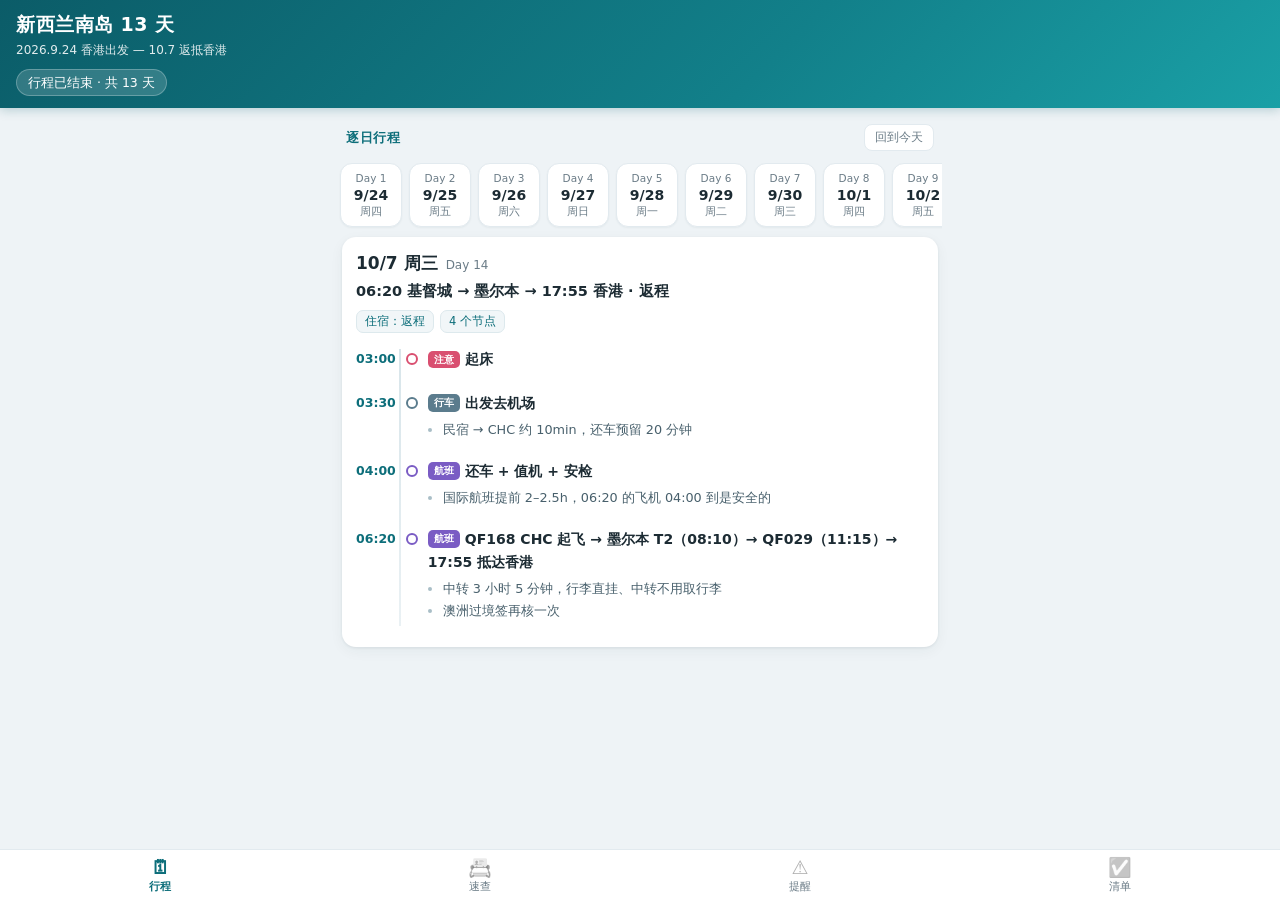
<file: index.html>
<!DOCTYPE html>
<html lang="zh-CN">
<head>
<meta charset="UTF-8">
<meta name="viewport" content="width=device-width, initial-scale=1, viewport-fit=cover">
<meta name="theme-color" content="#0d6e7a">
<meta name="apple-mobile-web-app-capable" content="yes">
<meta name="apple-mobile-web-app-status-bar-style" content="black-translucent">
<title>新西兰南岛 13 天 · 行程助手</title>
<link rel="manifest" href="manifest.webmanifest">
<link rel="apple-touch-icon" href="icon-192.png">
<link rel="stylesheet" href="styles.css">
</head>
<body>

<header class="app-header">
  <div class="hd-top">
    <div class="hd-title">新西兰南岛 13 天</div>
    <div class="hd-sub">2026.9.24 香港出发 — 10.7 返抵香港</div>
  </div>
  <div class="hd-status" id="hdStatus"></div>
</header>

<main id="view" class="view"></main>

<nav class="tabbar">
  <button class="tab is-active" data-view="days"><span class="tab-ico">🗓</span><span>行程</span></button>
  <button class="tab" data-view="quick"><span class="tab-ico">📇</span><span>速查</span></button>
  <button class="tab" data-view="alert"><span class="tab-ico">⚠️</span><span>提醒</span></button>
  <button class="tab" data-view="check"><span class="tab-ico">✅</span><span>清单</span></button>
</nav>

<div class="toast" id="toast"></div>

<script src="data.js"></script>
<script src="app.js"></script>
</body>
</html>
</file>
<file: styles.css>
:root {
  --brand: #0d6e7a;
  --brand-2: #14959b;
  --bg: #eef3f6;
  --card: #ffffff;
  --line: #e2eaef;
  --text: #1c2b33;
  --muted: #6b7c87;
  --p0: #e04a3f;
  --p1: #2b7fd4;
  --meal: #e08b2a;
  --drive: #5b7c8d;
  --stay: #2f9e77;
  --flight: #7a5cc4;
  --alert: #d94f70;
  --tip: #8a949c;
  --call: #d98324;
  --shadow: 0 1px 3px rgba(20, 50, 65, .08), 0 4px 14px rgba(20, 50, 65, .05);
}

* { box-sizing: border-box; -webkit-tap-highlight-color: transparent; }

html, body {
  margin: 0; padding: 0;
  background: var(--bg);
  color: var(--text);
  font-family: system-ui, -apple-system, "PingFang SC", "Helvetica Neue", "Microsoft YaHei", sans-serif;
  font-size: 15px;
  line-height: 1.55;
  -webkit-text-size-adjust: 100%;
}

body {
  padding-bottom: calc(62px + env(safe-area-inset-bottom));
}

/* ---------- header ---------- */
.app-header {
  position: sticky; top: 0; z-index: 30;
  background: linear-gradient(135deg, #0b5c68 0%, #12808a 60%, #1aa0a6 100%);
  color: #fff;
  padding: calc(10px + env(safe-area-inset-top)) 16px 12px;
  box-shadow: 0 2px 10px rgba(11, 92, 104, .25);
}
.hd-title { font-size: 19px; font-weight: 700; letter-spacing: .5px; }
.hd-sub { font-size: 12px; opacity: .88; margin-top: 2px; }
.hd-status {
  margin-top: 9px; display: flex; gap: 8px; align-items: center; flex-wrap: wrap;
  font-size: 12.5px;
}
.hd-chip {
  background: rgba(255, 255, 255, .16);
  border: 1px solid rgba(255, 255, 255, .25);
  border-radius: 999px; padding: 3px 11px;
  backdrop-filter: blur(4px);
}
.hd-chip b { font-weight: 700; }
.hd-chip.hot { background: #ffdf7a; color: #6a4a00; border-color: #ffdf7a; font-weight: 700; }

/* ---------- layout ---------- */
.view {
  max-width: 620px; margin: 0 auto;
  padding: 12px 12px 20px;
}

.card {
  background: var(--card);
  border-radius: 14px;
  box-shadow: var(--shadow);
  padding: 13px 14px;
  margin-bottom: 11px;
}

.sec-title {
  font-size: 13px; font-weight: 700; color: var(--brand);
  letter-spacing: .6px; margin: 16px 4px 8px;
  display: flex; align-items: center; gap: 6px;
}
.sec-title:first-child { margin-top: 4px; }

/* ---------- date chips ---------- */
.daystrip {
  display: flex; gap: 7px; overflow-x: auto;
  padding: 4px 2px 10px; margin: 0 -4px;
  scrollbar-width: none;
}
.daystrip::-webkit-scrollbar { display: none; }
.dchip {
  flex: 0 0 auto; min-width: 62px;
  border: 1px solid var(--line); background: #fff;
  border-radius: 12px; padding: 6px 9px;
  text-align: center; cursor: pointer;
  box-shadow: 0 1px 2px rgba(20, 50, 65, .05);
  transition: .15s;
}
.dchip .d1 { font-size: 10.5px; color: var(--muted); }
.dchip .d2 { font-size: 14px; font-weight: 700; line-height: 1.2; }
.dchip .d3 { font-size: 10.5px; color: var(--muted); }
.dchip.on { background: var(--brand); border-color: var(--brand); color: #fff; }
.dchip.on .d1, .dchip.on .d3 { color: rgba(255, 255, 255, .85); }
.dchip.today { border-color: var(--p0); border-width: 2px; }

/* ---------- day head ---------- */
.dayhead {
  display: flex; align-items: baseline; gap: 8px; flex-wrap: wrap;
  margin-bottom: 3px;
}
.dayhead .dh-date { font-size: 17px; font-weight: 800; }
.dayhead .dh-wd { font-size: 12px; color: var(--muted); }
.daytitle { font-size: 14.5px; font-weight: 600; margin: 4px 0 6px; }
.meta-row { display: flex; gap: 6px; flex-wrap: wrap; margin-top: 7px; }
.meta-pill {
  font-size: 11.5px; background: #f1f6f8; color: var(--brand);
  border-radius: 7px; padding: 2px 8px; border: 1px solid #dde9ed;
}

/* ---------- timeline ---------- */
.tl { position: relative; margin-top: 8px; }
.tl::before {
  content: ""; position: absolute; left: 43px; top: 8px; bottom: 8px;
  width: 2px; background: linear-gradient(180deg, #d8e5ea, #eaf1f4);
}
.item { display: flex; gap: 10px; padding: 7px 0; position: relative; }
.item-time {
  flex: 0 0 38px; text-align: right;
  font-size: 12.5px; font-weight: 700; color: var(--brand);
  padding-top: 1px; font-variant-numeric: tabular-nums;
}
.item-dot {
  flex: 0 0 12px; height: 12px; border-radius: 50%;
  margin-top: 5px; background: #fff; border: 2.5px solid var(--tip);
  z-index: 1;
}
.item.is-p0 .item-dot { border-color: var(--p0); }
.item.is-p1 .item-dot { border-color: var(--p1); }
.item.is-meal .item-dot { border-color: var(--meal); }
.item.is-drive .item-dot { border-color: var(--drive); }
.item.is-stay .item-dot { border-color: var(--stay); }
.item.is-flight .item-dot { border-color: var(--flight); }
.item.is-alert .item-dot { border-color: var(--alert); }
.item.is-call .item-dot { border-color: var(--call); }
.item-body { flex: 1 1 auto; min-width: 0; }

.tag {
  display: inline-block; font-size: 10px; font-weight: 700;
  border-radius: 5px; padding: 1px 6px; margin-right: 5px;
  vertical-align: 1.5px; color: #fff; white-space: nowrap;
}
.tag-p0 { background: var(--p0); }
.tag-p1 { background: var(--p1); }
.tag-meal { background: var(--meal); }
.tag-drive { background: var(--drive); }
.tag-stay { background: var(--stay); }
.tag-flight { background: var(--flight); }
.tag-alert { background: var(--alert); }
.tag-tip { background: var(--tip); }
.tag-call { background: var(--call); }

.item-title { font-size: 14px; font-weight: 600; }

.notes { margin: 5px 0 0; padding-left: 15px; }
.notes li { font-size: 12.8px; color: #48606c; margin: 2px 0; }
.notes li::marker { color: #a9bec7; }

.act-row { display: flex; gap: 6px; flex-wrap: wrap; margin-top: 6px; }
.act {
  font-size: 11.5px; border-radius: 8px; padding: 4px 9px;
  border: 1px solid var(--line); background: #f7fafb; color: var(--brand);
  cursor: pointer; text-decoration: none; display: inline-flex; align-items: center; gap: 4px;
}
.act:active { background: #e8f2f4; }
.act.tel { background: #fff5e9; border-color: #f6dfc0; color: #a35a12; }
.act.addr { background: #eef7f8; }

.addr-line { font-size: 12.5px; color: #3f5a66; margin-top: 4px; word-break: break-word; }

/* ---------- quick view ---------- */
.seg { display: flex; gap: 6px; overflow-x: auto; padding: 2px 2px 10px; margin: 0 -2px; scrollbar-width: none; }
.seg::-webkit-scrollbar { display: none; }
.seg button {
  flex: 0 0 auto; border: 1px solid var(--line); background: #fff;
  border-radius: 999px; padding: 5px 13px; font-size: 12.5px;
  color: var(--muted); cursor: pointer;
}
.seg button.on { background: var(--brand); color: #fff; border-color: var(--brand); font-weight: 600; }

.qrow { padding: 10px 0; border-bottom: 1px dashed var(--line); }
.qrow:last-child { border-bottom: none; padding-bottom: 2px; }
.qname { font-size: 14px; font-weight: 700; }
.qsub { font-size: 12.5px; color: #48606c; margin-top: 2px; word-break: break-word; }
.qnote { font-size: 12px; color: var(--muted); margin-top: 3px; }
.qbadge {
  font-size: 11px; background: #fdf0e3; color: #a35a12;
  border-radius: 6px; padding: 1px 7px; margin-left: 6px; white-space: nowrap;
}

/* ---------- alerts ---------- */
.ten { display: flex; gap: 10px; padding: 10px 0; border-bottom: 1px dashed var(--line); }
.ten:last-child { border-bottom: none; }
.ten-n {
  flex: 0 0 24px; height: 24px; border-radius: 7px;
  background: var(--brand); color: #fff;
  font-size: 12px; font-weight: 700;
  display: flex; align-items: center; justify-content: center;
}
.ten.high .ten-n { background: var(--p0); }
.ten-t { font-size: 14px; font-weight: 700; }
.ten-d { font-size: 12.8px; color: #48606c; margin-top: 2px; }

.conf { margin-bottom: 10px; }
.conf-head {
  display: flex; gap: 8px; align-items: flex-start;
  cursor: pointer;
}
.conf-n {
  flex: 0 0 22px; height: 22px; border-radius: 6px;
  background: #fdf0e3; color: #a35a12; font-size: 11.5px; font-weight: 700;
  display: flex; align-items: center; justify-content: center; margin-top: 1px;
}
.conf-t { font-size: 14px; font-weight: 700; flex: 1; }
.conf-arrow { color: var(--muted); font-size: 12px; transition: .2s; }
.conf.open .conf-arrow { transform: rotate(90deg); }
.conf-body { display: none; margin: 8px 0 0 30px; }
.conf.open .conf-body { display: block; }
.conf-body li { font-size: 12.8px; color: #48606c; margin: 3px 0; }

.warnbox {
  background: #fff8e8; border: 1px solid #f3e0b8; border-radius: 12px;
  padding: 11px 13px; font-size: 12.8px; color: #6d5320; margin-bottom: 11px;
}
.warnbox b { color: #8a5a00; }
.dangerbox {
  background: #fdeeee; border: 1px solid #f6cfcf; border-radius: 12px;
  padding: 11px 13px; font-size: 12.8px; color: #8a3838; margin-bottom: 11px;
}
.dangerbox b { color: #a02c2c; }
.forbid { display: flex; flex-wrap: wrap; gap: 5px; margin-top: 7px; }
.forbid span {
  font-size: 11.5px; background: #fdeeee; color: #a02c2c;
  border: 1px solid #f6cfcf; border-radius: 6px; padding: 2px 7px;
}

/* ---------- checklist ---------- */
.ck-head {
  display: flex; justify-content: space-between; align-items: center;
  margin-bottom: 4px;
}
.ck-prog { font-size: 12px; color: var(--muted); }
.ck-item {
  display: flex; gap: 10px; align-items: flex-start;
  padding: 8px 0; border-bottom: 1px dashed var(--line);
  cursor: pointer;
}
.ck-item:last-child { border-bottom: none; }
.ck-box {
  flex: 0 0 19px; height: 19px; border-radius: 6px;
  border: 2px solid #c3d3da; background: #fff; margin-top: 2px;
  display: flex; align-items: center; justify-content: center;
  font-size: 12px; color: #fff;
}
.ck-item.done .ck-box { background: var(--stay); border-color: var(--stay); }
.ck-item.done .ck-text { text-decoration: line-through; color: var(--muted); }
.ck-text { font-size: 13.2px; flex: 1; }
.ck-reset {
  font-size: 12px; border: 1px solid var(--line); background: #fff;
  color: var(--muted); border-radius: 8px; padding: 4px 10px; cursor: pointer;
}

/* ---------- tabbar ---------- */
.tabbar {
  position: fixed; left: 0; right: 0; bottom: 0; z-index: 40;
  display: flex;
  background: rgba(255, 255, 255, .96);
  backdrop-filter: blur(10px);
  border-top: 1px solid var(--line);
  padding-bottom: env(safe-area-inset-bottom);
}
.tab {
  flex: 1; border: none; background: none; cursor: pointer;
  padding: 7px 0 6px; color: var(--muted);
  display: flex; flex-direction: column; align-items: center; gap: 1px;
  font-size: 11px; font-family: inherit;
}
.tab-ico { font-size: 19px; line-height: 1.1; filter: grayscale(1) opacity(.6); }
.tab.is-active { color: var(--brand); font-weight: 700; }
.tab.is-active .tab-ico { filter: none; }

/* ---------- toast ---------- */
.toast {
  position: fixed; left: 50%; bottom: 90px; transform: translateX(-50%) translateY(12px);
  background: rgba(28, 43, 51, .94); color: #fff;
  font-size: 12.5px; padding: 7px 15px; border-radius: 999px;
  opacity: 0; pointer-events: none; transition: .22s; z-index: 60;
  max-width: 80%; text-align: center;
}
.toast.show { opacity: 1; transform: translateX(-50%) translateY(0); }

.empty { text-align: center; color: var(--muted); font-size: 13px; padding: 30px 0; }
</file>
